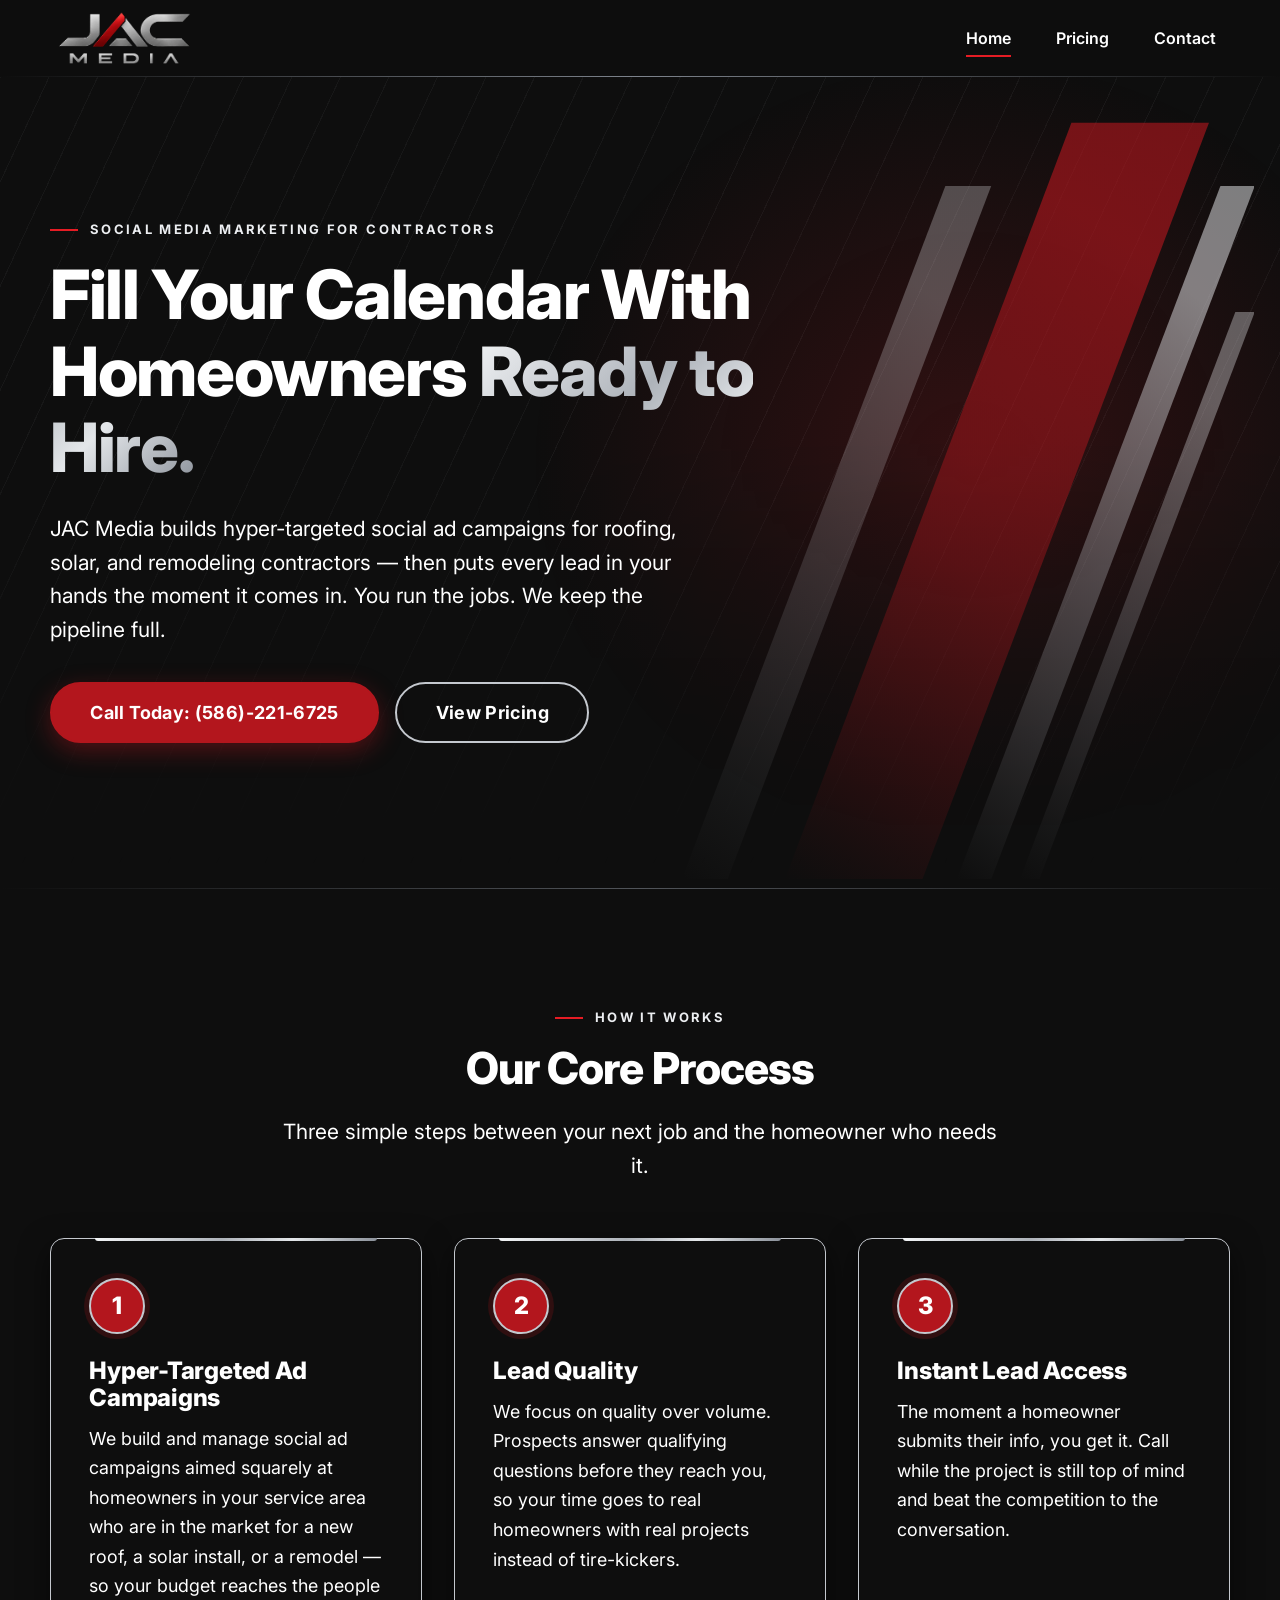
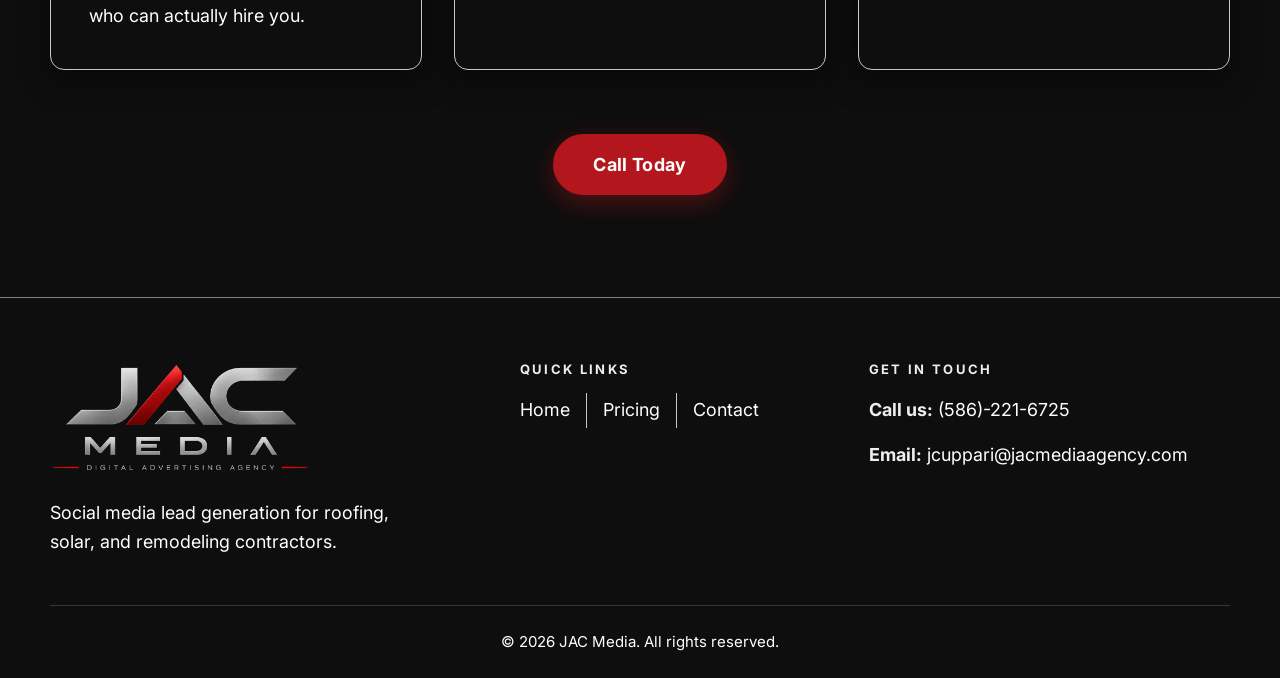
<file: index.html>
<!DOCTYPE html>
<html lang="en">
<head>
  <meta charset="UTF-8">
  <meta name="viewport" content="width=device-width, initial-scale=1">
  <title>JAC Media | Social Media Lead Generation for Home Improvement Contractors</title>
  <meta name="description" content="JAC Media runs hyper-targeted social media ad campaigns for roofing, solar, and remodeling contractors — delivering quality leads straight to your phone.">
  <meta name="theme-color" content="#0e0e0e">

  <!-- Favicon -->
  <link rel="icon" href="favicon.ico" sizes="48x48">
  <link rel="icon" type="image/png" sizes="32x32" href="favicon-32x32.png">
  <link rel="apple-touch-icon" href="apple-touch-icon.png">

  <link rel="preconnect" href="https://fonts.googleapis.com">
  <link rel="preconnect" href="https://fonts.gstatic.com" crossorigin>
  <link href="https://fonts.googleapis.com/css2?family=Inter:wght@400;500;600;700;800&display=swap" rel="stylesheet">
  <link rel="stylesheet" href="style.css">

<!-- Meta Pixel Code -->
<script>
!function(f,b,e,v,n,t,s)
{if(f.fbq)return;n=f.fbq=function(){n.callMethod?
n.callMethod.apply(n,arguments):n.queue.push(arguments)};
if(!f._fbq)f._fbq=n;n.push=n;n.loaded=!0;n.version='2.0';
n.queue=[];t=b.createElement(e);t.async=!0;
t.src=v;s=b.getElementsByTagName(e)[0];
s.parentNode.insertBefore(t,s)}(window, document,'script',
'https://connect.facebook.net/en_US/fbevents.js');
fbq('init', '1504518008404378');
fbq('track', 'PageView');
</script>
<noscript><img height="1" width="1" style="display:none"
src="https://www.facebook.com/tr?id=1504518008404378&ev=PageView&noscript=1"
/></noscript>
<!-- End Meta Pixel Code -->
</head>
<body>
  <a class="skip-link" href="#main">Skip to main content</a>

  <!-- ===== Navigation ===== -->
  <header class="site-header">
    <div class="container">
      <nav class="nav" aria-label="Main navigation">
        <a class="logo" href="index.html" aria-label="JAC Media — Home">
          <img src="images/logo-header.png" alt="JAC Media" width="700" height="258">
        </a>

        <div class="nav-links">
          <a href="index.html" aria-current="page">Home</a>
          <a href="pricing.html">Pricing</a>
          <a href="contact.html">Contact</a>
        </div>
      </nav>
    </div>
  </header>

  <main id="main">

    <!-- ===== Hero ===== -->
    <section class="hero">
      <div class="hero-art" aria-hidden="true">
        <svg viewBox="0 0 560 700" preserveAspectRatio="xMaxYMid meet" focusable="false">
          <defs>
            <linearGradient id="slash-red" x1="0" y1="1" x2="0.35" y2="0">
              <stop offset="0" stop-color="#B3161D" stop-opacity="0"/>
              <stop offset="0.5" stop-color="#B3161D" stop-opacity="0.38"/>
              <stop offset="1" stop-color="#B3161D" stop-opacity="0.62"/>
            </linearGradient>
            <linearGradient id="slash-silver" x1="0" y1="1" x2="0.35" y2="0">
              <stop offset="0" stop-color="#C4C8CE" stop-opacity="0"/>
              <stop offset="0.5" stop-color="#C4C8CE" stop-opacity="0.28"/>
              <stop offset="1" stop-color="#ECEEF1" stop-opacity="0.5"/>
            </linearGradient>
          </defs>
          <!-- thick red slash -->
          <polygon points="150,700 270,700 520,40 400,40" fill="url(#slash-red)"/>
          <!-- silver slashes -->
          <polygon points="300,700 330,700 560,95 530,95" fill="url(#slash-silver)"/>
          <polygon points="355,700 372,700 560,205 543,205" fill="url(#slash-silver)" opacity="0.7"/>
          <polygon points="60,700 100,700 330,95 290,95" fill="url(#slash-silver)" opacity="0.55"/>
        </svg>
      </div>
      <div class="container hero-inner">
        <span class="eyebrow">Social Media Marketing for Contractors</span>
        <h1>Fill Your Calendar With Homeowners <span class="text-silver">Ready to Hire.</span></h1>
        <p class="lead hero-sub">
          JAC Media builds hyper-targeted social ad campaigns for roofing, solar, and remodeling
          contractors — then puts every lead in your hands the moment it comes in. You run the jobs.
          We keep the pipeline full.
        </p>
        <div class="flex-row hero-actions">
          <a class="btn btn-primary btn-lg" href="tel:+15862216725">Call Today: (586)-221-6725</a>
          <a class="btn btn-outline btn-lg" href="pricing.html">View Pricing</a>
        </div>
      </div>
    </section>

    <hr class="divider">

    <!-- ===== Our Core Process ===== -->
    <section class="section" id="process">
      <div class="container">
        <div class="section-head center">
          <span class="eyebrow">How It Works</span>
          <h2>Our Core Process</h2>
          <p class="lead">Three simple steps between your next job and the homeowner who needs it.</p>
        </div>

        <div class="grid grid-3">
          <article class="card">
            <div class="step-number" aria-hidden="true">1</div>
            <h3>Hyper-Targeted Ad Campaigns</h3>
            <p>
              We build and manage social ad campaigns aimed squarely at homeowners in your service
              area who are in the market for a new roof, a solar install, or a remodel — so your
              budget reaches the people who can actually hire you.
            </p>
          </article>

          <article class="card">
            <div class="step-number" aria-hidden="true">2</div>
            <h3>Lead Quality</h3>
            <p>
              We focus on quality over volume. Prospects answer qualifying questions before they
              reach you, so your time goes to real homeowners with real projects instead of
              tire-kickers.
            </p>
          </article>

          <article class="card">
            <div class="step-number" aria-hidden="true">3</div>
            <h3>Instant Lead Access</h3>
            <p>
              The moment a homeowner submits their info, you get it. Call while the project is
              still top of mind and beat the competition to the conversation.
            </p>
          </article>
        </div>

        <div class="text-center process-cta">
          <a class="btn btn-primary btn-lg" href="tel:+15862216725">Call Today</a>
        </div>
      </div>
    </section>

  </main>

  <!-- ===== Footer ===== -->
  <footer class="site-footer">
    <div class="container">
      <div class="footer-grid">
        <div class="footer-brand">
          <a class="logo logo-footer" href="index.html" aria-label="JAC Media — Home">
            <img src="images/logo-full.png" alt="JAC Media — Digital Advertising Agency" width="900" height="384">
          </a>
          <p class="footer-blurb">
            Social media lead generation for roofing, solar, and remodeling contractors.
          </p>
        </div>

        <div>
          <h2 class="footer-title">Quick Links</h2>
          <ul class="footer-links">
            <li><a href="index.html">Home</a></li>
            <li><a href="pricing.html">Pricing</a></li>
            <li><a href="contact.html">Contact</a></li>
          </ul>
        </div>

        <div>
          <h2 class="footer-title">Get In Touch</h2>
          <ul class="footer-contact">
            <li><strong>Call us:</strong> <a href="tel:+15862216725">(586)-221-6725</a></li>
            <li><strong>Email:</strong> <a href="mailto:jcuppari@jacmediaagency.com">jcuppari@jacmediaagency.com</a></li>
          </ul>
        </div>
      </div>

      <div class="footer-bottom">
        <p>&copy; 2026 JAC Media. All rights reserved.</p>
      </div>
    </div>
  </footer>
</body>
</html>
</file>
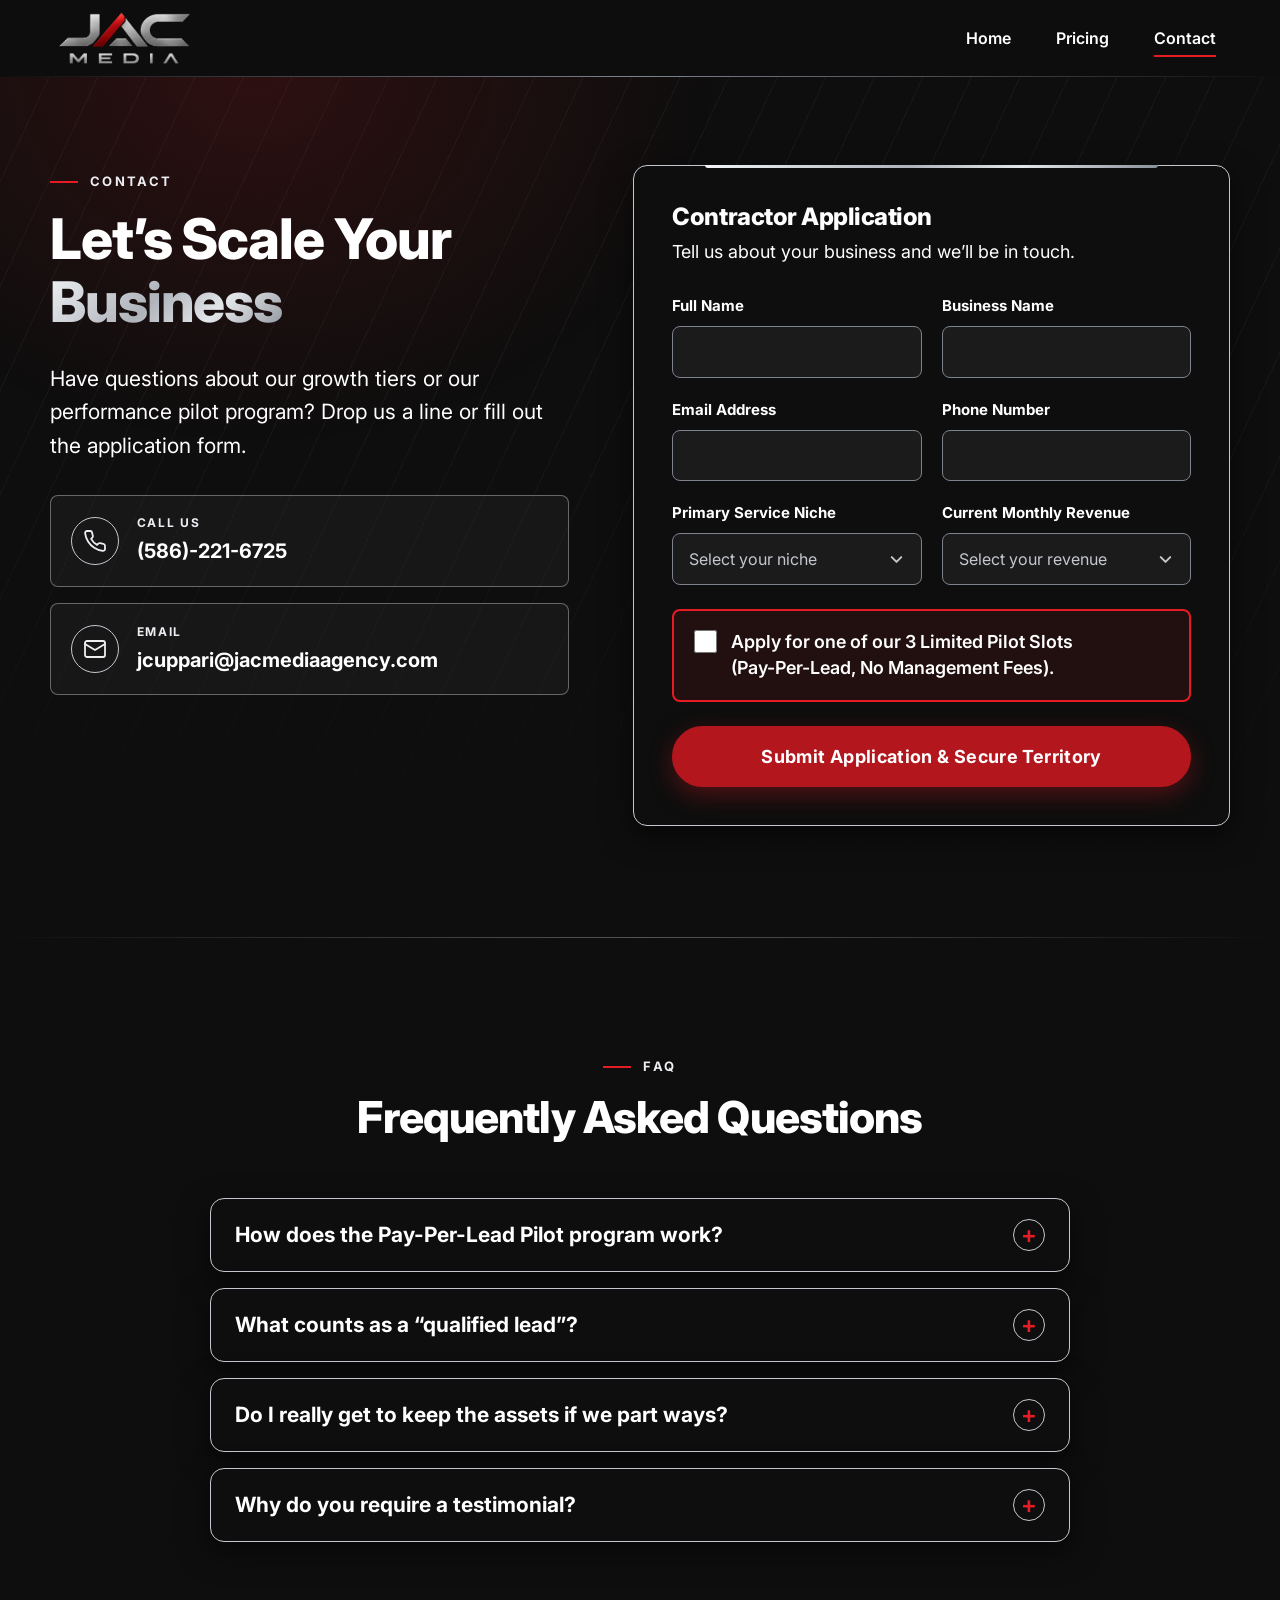
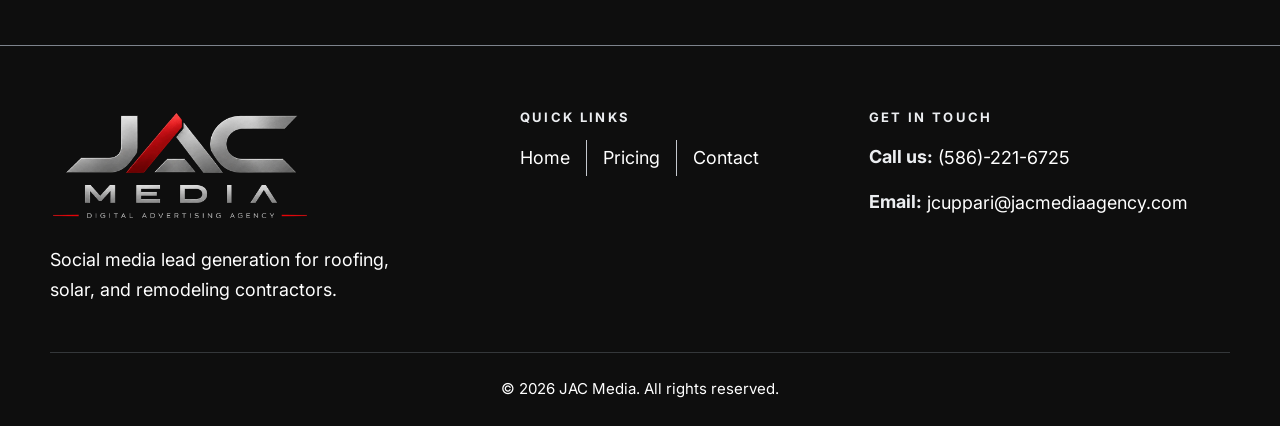
<file: contact.html>
<!DOCTYPE html>
<html lang="en">
<head>
  <meta charset="UTF-8">
  <meta name="viewport" content="width=device-width, initial-scale=1">
  <title>Contact | JAC Media — Apply for a Pilot Slot or Growth Package</title>
  <meta name="description" content="Contact JAC Media or apply online. Questions about our growth tiers or pay-per-lead performance pilot for roofing, solar, and remodeling contractors? Reach out today.">
  <meta name="theme-color" content="#0e0e0e">

  <!-- Favicon -->
  <link rel="icon" href="favicon.ico" sizes="48x48">
  <link rel="icon" type="image/png" sizes="32x32" href="favicon-32x32.png">
  <link rel="apple-touch-icon" href="apple-touch-icon.png">

  <link rel="preconnect" href="https://fonts.googleapis.com">
  <link rel="preconnect" href="https://fonts.gstatic.com" crossorigin>
  <link href="https://fonts.googleapis.com/css2?family=Inter:wght@400;500;600;700;800&display=swap" rel="stylesheet">
  <link rel="stylesheet" href="style.css">

<!-- Meta Pixel Code -->
<script>
!function(f,b,e,v,n,t,s)
{if(f.fbq)return;n=f.fbq=function(){n.callMethod?
n.callMethod.apply(n,arguments):n.queue.push(arguments)};
if(!f._fbq)f._fbq=n;n.push=n;n.loaded=!0;n.version='2.0';
n.queue=[];t=b.createElement(e);t.async=!0;
t.src=v;s=b.getElementsByTagName(e)[0];
s.parentNode.insertBefore(t,s)}(window, document,'script',
'https://connect.facebook.net/en_US/fbevents.js');
fbq('init', '1504518008404378');
fbq('track', 'PageView');
</script>
<noscript><img height="1" width="1" style="display:none"
src="https://www.facebook.com/tr?id=1504518008404378&ev=PageView&noscript=1"
/></noscript>
<!-- End Meta Pixel Code -->
</head>
<body>
  <a class="skip-link" href="#main">Skip to main content</a>

  <!-- ===== Navigation ===== -->
  <header class="site-header">
    <div class="container">
      <nav class="nav" aria-label="Main navigation">
        <a class="logo" href="index.html" aria-label="JAC Media — Home">
          <img src="images/logo-header.png" alt="JAC Media" width="700" height="258">
        </a>

        <div class="nav-links">
          <a href="index.html">Home</a>
          <a href="pricing.html">Pricing</a>
          <a href="contact.html" aria-current="page">Contact</a>
        </div>
      </nav>
    </div>
  </header>

  <main id="main">

    <!-- ===== Contact info + application form ===== -->
    <section class="section contact-section">
      <div class="container">
        <div class="contact-grid">

          <!-- Left column: direct contact info -->
          <div class="contact-info">
            <span class="eyebrow">Contact</span>
            <h1>Let&rsquo;s Scale Your <span class="text-silver">Business</span></h1>
            <p class="lead">
              Have questions about our growth tiers or our performance pilot program? Drop us a line or fill out the application form.
            </p>

            <ul class="contact-details">
              <li>
                <span class="contact-icon" aria-hidden="true">
                  <svg viewBox="0 0 24 24" width="24" height="24" fill="none" stroke="currentColor" stroke-width="1.8" stroke-linecap="round" stroke-linejoin="round"><path d="M22 16.9v3a2 2 0 0 1-2.2 2 19.8 19.8 0 0 1-8.6-3.1 19.5 19.5 0 0 1-6-6A19.8 19.8 0 0 1 2.1 4.2 2 2 0 0 1 4.1 2h3a2 2 0 0 1 2 1.7c.1 1 .4 1.9.7 2.8a2 2 0 0 1-.5 2.1L8.1 9.9a16 16 0 0 0 6 6l1.3-1.3a2 2 0 0 1 2.1-.4c.9.3 1.8.6 2.8.7a2 2 0 0 1 1.7 2z"/></svg>
                </span>
                <div>
                  <span class="contact-label">Call us</span>
                  <a class="contact-value" href="tel:+15862216725">(586)-221-6725</a>
                </div>
              </li>
              <li>
                <span class="contact-icon" aria-hidden="true">
                  <svg viewBox="0 0 24 24" width="24" height="24" fill="none" stroke="currentColor" stroke-width="1.8" stroke-linecap="round" stroke-linejoin="round"><rect x="2" y="4" width="20" height="16" rx="2"/><path d="m22 7-10 6L2 7"/></svg>
                </span>
                <div>
                  <span class="contact-label">Email</span>
                  <a class="contact-value" href="mailto:jcuppari@jacmediaagency.com">jcuppari@jacmediaagency.com</a>
                </div>
              </li>
            </ul>
          </div>

          <!-- Right column: contractor qualification form (Web3Forms) -->
          <div class="card static form-card">
            <h2 class="form-title">Contractor Application</h2>
            <p class="form-intro">Tell us about your business and we&rsquo;ll be in touch.</p>

            <form action="https://api.web3forms.com/submit" method="POST">
              <!-- Web3Forms configuration -->
              <input type="hidden" name="access_key" value="78a5eb38-58a9-4048-baf4-e74b96edb81e">
              <input type="hidden" name="subject" value="New JAC Media Contractor Application">
              <!-- Honeypot: hidden from people, bots fill it in and get discarded -->
              <input type="checkbox" name="botcheck" class="honeypot" tabindex="-1" autocomplete="off" aria-hidden="true">

              <div class="form-grid">
                <div class="field">
                  <label for="full-name">Full Name</label>
                  <input type="text" id="full-name" name="name" autocomplete="name" required>
                </div>

                <div class="field">
                  <label for="business-name">Business Name</label>
                  <input type="text" id="business-name" name="business_name" autocomplete="organization" required>
                </div>

                <div class="field">
                  <label for="email">Email Address</label>
                  <input type="email" id="email" name="email" autocomplete="email" required>
                </div>

                <div class="field">
                  <label for="phone">Phone Number</label>
                  <input type="tel" id="phone" name="phone" autocomplete="tel" required>
                </div>

                <div class="field">
                  <label for="niche">Primary Service Niche</label>
                  <select id="niche" name="primary_service_niche" required>
                    <option value="" disabled selected>Select your niche</option>
                    <option>Roofing</option>
                    <option>Solar</option>
                    <option>Remodeling</option>
                    <option>Multi-Service Contractor</option>
                  </select>
                </div>

                <div class="field">
                  <label for="revenue">Current Monthly Revenue</label>
                  <select id="revenue" name="current_monthly_revenue" required>
                    <option value="" disabled selected>Select your revenue</option>
                    <option>Under $25k</option>
                    <option>$25k - $50k</option>
                    <option>$50k - $100k</option>
                    <option>$100k+</option>
                  </select>
                </div>
              </div>

              <label class="pilot-check" for="pilot-slot">
                <input type="checkbox" id="pilot-slot" name="pilot_slot_application" value="Yes">
                <span>Apply for one of our 3 Limited Pilot Slots (<span class="nowrap">Pay-Per-Lead</span>, No Management Fees).</span>
              </label>

              <button type="submit" class="btn btn-primary btn-lg form-submit">Submit Application &amp; Secure Territory</button>

              <p class="form-error" role="alert" hidden>
                Something went wrong sending your application. Please try again, or call
                <a href="tel:+15862216725">(586)-221-6725</a> or email
                <a href="mailto:jcuppari@jacmediaagency.com">jcuppari@jacmediaagency.com</a>.
              </p>
            </form>
          </div>

        </div>
      </div>
    </section>

    <hr class="divider">

    <!-- ===== FAQ ===== -->
    <section class="section faq" id="faq" aria-labelledby="faq-title">
      <div class="container">
        <div class="section-head center">
          <span class="eyebrow">FAQ</span>
          <h2 id="faq-title">Frequently Asked Questions</h2>
        </div>

        <div class="faq-list">
          <details>
            <summary>How does the Pay-Per-Lead Pilot program work?</summary>
            <p>We handle 100% of your campaign builds, ad creative creation, and targeting. You only pay a flat $75 per qualified lead we generate during the 30-day window. You maintain total control over your ad spend.</p>
          </details>

          <details>
            <summary>What counts as a &ldquo;qualified lead&rdquo;?</summary>
            <p>We build strict custom lead-filtering forms. A qualified lead means a homeowner in your service area who has explicitly requested an estimate for your service and provided verified contact info.</p>
          </details>

          <details>
            <summary>Do I really get to keep the assets if we part ways?</summary>
            <p>Yes. If you decide not to transition to a growth tier after 30 days, all the ad accounts, custom forms, and ad graphics remain yours to use forever.</p>
          </details>

          <details>
            <summary>Why do you require a testimonial?</summary>
            <p>As a performance-driven agency, your localized data and feedback help us refine regional ad strategies. We trade our premium management services for your honest video or written review.</p>
          </details>
        </div>
      </div>
    </section>

  </main>

  <!-- ===== Footer ===== -->
  <footer class="site-footer">
    <div class="container">
      <div class="footer-grid">
        <div class="footer-brand">
          <a class="logo logo-footer" href="index.html" aria-label="JAC Media — Home">
            <img src="images/logo-full.png" alt="JAC Media — Digital Advertising Agency" width="900" height="384">
          </a>
          <p class="footer-blurb">
            Social media lead generation for roofing, solar, and remodeling contractors.
          </p>
        </div>

        <div>
          <h2 class="footer-title">Quick Links</h2>
          <ul class="footer-links">
            <li><a href="index.html">Home</a></li>
            <li><a href="pricing.html">Pricing</a></li>
            <li><a href="contact.html">Contact</a></li>
          </ul>
        </div>

        <div>
          <h2 class="footer-title">Get In Touch</h2>
          <ul class="footer-contact">
            <li><strong>Call us:</strong> <a href="tel:+15862216725">(586)-221-6725</a></li>
            <li><strong>Email:</strong> <a href="mailto:jcuppari@jacmediaagency.com">jcuppari@jacmediaagency.com</a></li>
          </ul>
        </div>
      </div>

      <div class="footer-bottom">
        <p>&copy; 2026 JAC Media. All rights reserved.</p>
      </div>
    </div>
  </footer>

  <!-- Sends the application to Web3Forms in the background, then shows the thank-you page.
       Without JavaScript the form still posts normally to Web3Forms. -->
  <script>
    (function () {
      var form = document.querySelector('.form-card form');
      if (!form || !window.fetch) return;

      var button = form.querySelector('.form-submit');
      var error = form.querySelector('.form-error');
      var label = button.textContent;

      form.addEventListener('submit', function (event) {
        event.preventDefault();
        error.hidden = true;
        button.disabled = true;
        button.textContent = 'Sending…';

        fetch(form.action, {
          method: 'POST',
          headers: { Accept: 'application/json' },
          body: new FormData(form)
        })
          .then(function (response) {
            return response.json().then(function (data) {
              if (!response.ok || !data.success) throw new Error(data.message || 'Request failed');
            });
          })
          .then(function () {
            window.location.href = 'thank-you.html';
          })
          .catch(function () {
            error.hidden = false;
            button.disabled = false;
            button.textContent = label;
          });
      });
    })();
  </script>
</body>
</html>
</file>
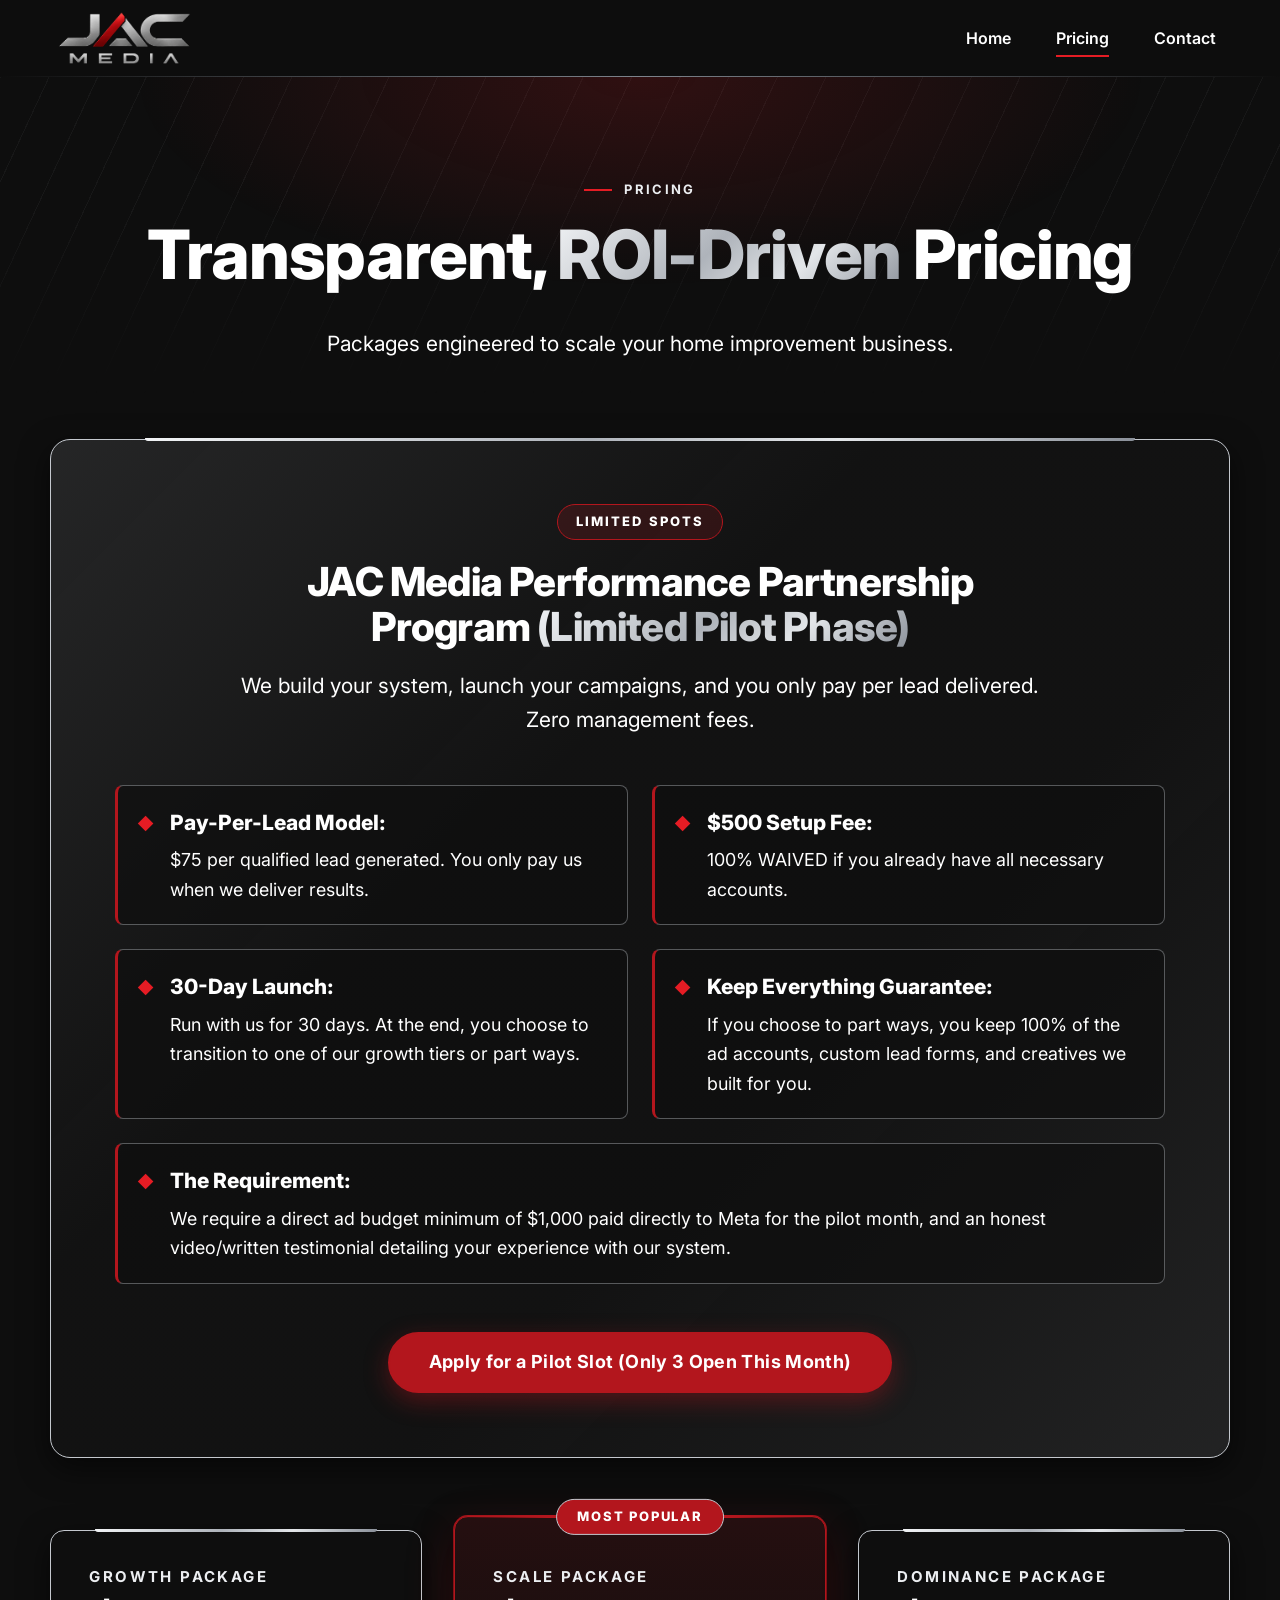
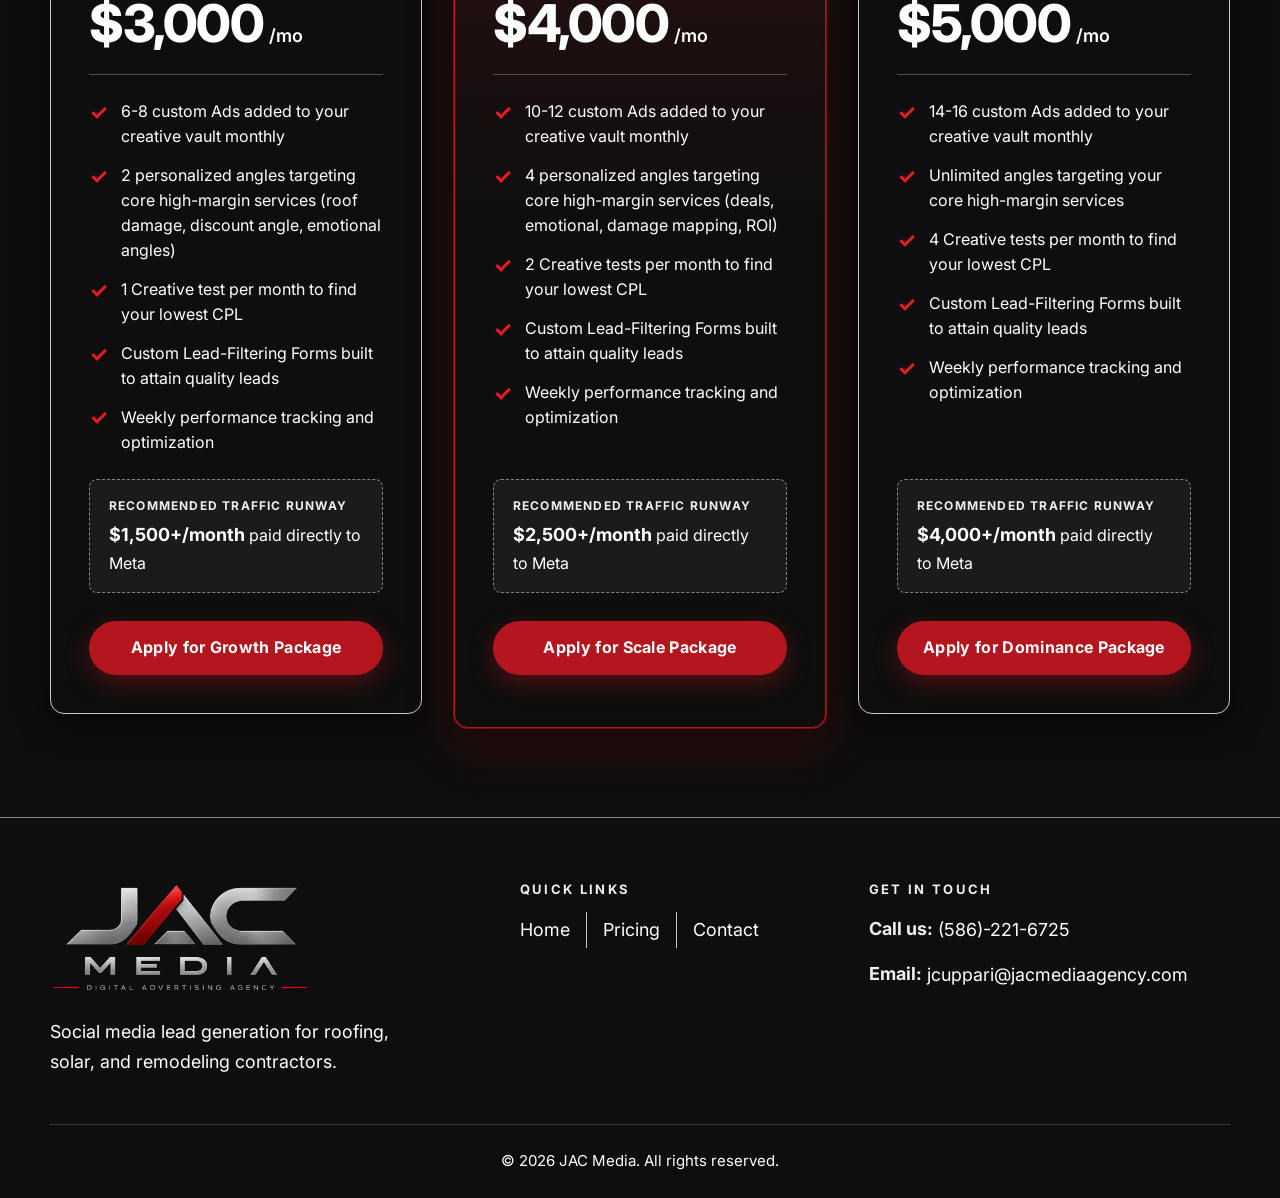
<file: pricing.html>
<!DOCTYPE html>
<html lang="en">
<head>
  <meta charset="UTF-8">
  <meta name="viewport" content="width=device-width, initial-scale=1">
  <title>Pricing | JAC Media — Social Media Lead Generation for Contractors</title>
  <meta name="description" content="Transparent, ROI-driven pricing from JAC Media. Social media ad packages for roofing, solar, and remodeling contractors, plus our limited pay-per-lead pilot program.">
  <meta name="theme-color" content="#0e0e0e">

  <!-- Favicon -->
  <link rel="icon" href="favicon.ico" sizes="48x48">
  <link rel="icon" type="image/png" sizes="32x32" href="favicon-32x32.png">
  <link rel="apple-touch-icon" href="apple-touch-icon.png">

  <link rel="preconnect" href="https://fonts.googleapis.com">
  <link rel="preconnect" href="https://fonts.gstatic.com" crossorigin>
  <link href="https://fonts.googleapis.com/css2?family=Inter:wght@400;500;600;700;800&display=swap" rel="stylesheet">
  <link rel="stylesheet" href="style.css">

<!-- Meta Pixel Code -->
<script>
!function(f,b,e,v,n,t,s)
{if(f.fbq)return;n=f.fbq=function(){n.callMethod?
n.callMethod.apply(n,arguments):n.queue.push(arguments)};
if(!f._fbq)f._fbq=n;n.push=n;n.loaded=!0;n.version='2.0';
n.queue=[];t=b.createElement(e);t.async=!0;
t.src=v;s=b.getElementsByTagName(e)[0];
s.parentNode.insertBefore(t,s)}(window, document,'script',
'https://connect.facebook.net/en_US/fbevents.js');
fbq('init', '1504518008404378');
fbq('track', 'PageView');
</script>
<noscript><img height="1" width="1" style="display:none"
src="https://www.facebook.com/tr?id=1504518008404378&ev=PageView&noscript=1"
/></noscript>
<!-- End Meta Pixel Code -->
</head>
<body>
  <a class="skip-link" href="#main">Skip to main content</a>

  <!-- ===== Navigation ===== -->
  <header class="site-header">
    <div class="container">
      <nav class="nav" aria-label="Main navigation">
        <a class="logo" href="index.html" aria-label="JAC Media — Home">
          <img src="images/logo-header.png" alt="JAC Media" width="700" height="258">
        </a>

        <div class="nav-links">
          <a href="index.html">Home</a>
          <a href="pricing.html" aria-current="page">Pricing</a>
          <a href="contact.html">Contact</a>
        </div>
      </nav>
    </div>
  </header>

  <main id="main">

    <!-- ===== Page Header ===== -->
    <section class="page-header">
      <div class="container">
        <span class="eyebrow">Pricing</span>
        <h1>Transparent, <span class="text-silver nowrap">ROI-Driven</span> Pricing</h1>
        <p class="lead page-sub">Packages engineered to scale your home improvement business.</p>
      </div>
    </section>

    <!-- ===== Exclusive Pilot Phase ===== -->
    <section class="section pilot-section" id="pilot" aria-labelledby="pilot-title">
      <div class="container">
        <div class="pilot">
          <div class="pilot-head">
            <span class="badge-limited">Limited Spots</span>
            <h2 id="pilot-title">JAC Media Performance Partnership Program <span class="text-silver">(Limited Pilot Phase)</span></h2>
            <p class="lead">We build your system, launch your campaigns, and you only pay per lead delivered. Zero management fees.</p>
          </div>

          <ul class="pilot-list">
            <li>
              <strong>Pay-Per-Lead Model:</strong>
              $75 per qualified lead generated. You only pay us when we deliver results.
            </li>
            <li>
              <strong>$500 Setup Fee:</strong>
              100% WAIVED if you already have all necessary accounts.
            </li>
            <li>
              <strong>30-Day Launch:</strong>
              Run with us for 30 days. At the end, you choose to transition to one of our growth tiers or part ways.
            </li>
            <li>
              <strong>Keep Everything Guarantee:</strong>
              If you choose to part ways, you keep 100% of the ad accounts, custom lead forms, and creatives we built for you.
            </li>
            <li class="pilot-wide">
              <strong>The Requirement:</strong>
              We require a direct ad budget minimum of $1,000 paid directly to Meta for the pilot month, and an honest video/written testimonial detailing your experience with our system.
            </li>
          </ul>

          <div class="pilot-cta">
            <a class="btn btn-primary btn-lg" href="contact.html">Apply for a Pilot Slot (Only 3 Open This Month)</a>
          </div>
        </div>
      </div>
    </section>

    <!-- ===== Pricing Tiers ===== -->
    <section class="section tiers" id="packages" aria-labelledby="packages-title">
      <div class="container">
        <h2 id="packages-title" class="visually-hidden">Monthly Packages</h2>

        <div class="grid grid-3 pricing-grid">

          <!-- Tier 1 -->
          <article class="card price-card">
            <h3 class="tier-name">Growth Package</h3>
            <p class="price"><span class="price-amount">$3,000</span><span class="price-term">/mo</span></p>

            <ul class="feature-list">
              <li>6-8 custom Ads added to your creative vault monthly</li>
              <li>2 personalized angles targeting core high-margin services (roof damage, discount angle, emotional angles)</li>
              <li>1 Creative test per month to find your lowest CPL</li>
              <li>Custom Lead-Filtering Forms built to attain quality leads</li>
              <li>Weekly performance tracking and optimization</li>
            </ul>

            <div class="runway">
              <span class="runway-label">Recommended Traffic Runway</span>
              <p class="runway-value"><strong>$1,500+/month</strong> paid directly to Meta</p>
            </div>

            <a class="btn btn-primary" href="contact.html">Apply for Growth Package</a>
          </article>

          <!-- Tier 2 — featured -->
          <article class="card price-card featured">
            <span class="badge-popular">Most Popular</span>
            <h3 class="tier-name">Scale Package</h3>
            <p class="price"><span class="price-amount">$4,000</span><span class="price-term">/mo</span></p>

            <ul class="feature-list">
              <li>10-12 custom Ads added to your creative vault monthly</li>
              <li>4 personalized angles targeting core high-margin services (deals, emotional, damage mapping, ROI)</li>
              <li>2 Creative tests per month to find your lowest CPL</li>
              <li>Custom Lead-Filtering Forms built to attain quality leads</li>
              <li>Weekly performance tracking and optimization</li>
            </ul>

            <div class="runway">
              <span class="runway-label">Recommended Traffic Runway</span>
              <p class="runway-value"><strong>$2,500+/month</strong> paid directly to Meta</p>
            </div>

            <a class="btn btn-primary" href="contact.html">Apply for Scale Package</a>
          </article>

          <!-- Tier 3 -->
          <article class="card price-card">
            <h3 class="tier-name">Dominance Package</h3>
            <p class="price"><span class="price-amount">$5,000</span><span class="price-term">/mo</span></p>

            <ul class="feature-list">
              <li>14-16 custom Ads added to your creative vault monthly</li>
              <li>Unlimited angles targeting your core high-margin services</li>
              <li>4 Creative tests per month to find your lowest CPL</li>
              <li>Custom Lead-Filtering Forms built to attain quality leads</li>
              <li>Weekly performance tracking and optimization</li>
            </ul>

            <div class="runway">
              <span class="runway-label">Recommended Traffic Runway</span>
              <p class="runway-value"><strong>$4,000+/month</strong> paid directly to Meta</p>
            </div>

            <a class="btn btn-primary" href="contact.html">Apply for Dominance Package</a>
          </article>

        </div>
      </div>
    </section>

  </main>

  <!-- ===== Footer ===== -->
  <footer class="site-footer">
    <div class="container">
      <div class="footer-grid">
        <div class="footer-brand">
          <a class="logo logo-footer" href="index.html" aria-label="JAC Media — Home">
            <img src="images/logo-full.png" alt="JAC Media — Digital Advertising Agency" width="900" height="384">
          </a>
          <p class="footer-blurb">
            Social media lead generation for roofing, solar, and remodeling contractors.
          </p>
        </div>

        <div>
          <h2 class="footer-title">Quick Links</h2>
          <ul class="footer-links">
            <li><a href="index.html">Home</a></li>
            <li><a href="pricing.html">Pricing</a></li>
            <li><a href="contact.html">Contact</a></li>
          </ul>
        </div>

        <div>
          <h2 class="footer-title">Get In Touch</h2>
          <ul class="footer-contact">
            <li><strong>Call us:</strong> <a href="tel:+15862216725">(586)-221-6725</a></li>
            <li><strong>Email:</strong> <a href="mailto:jcuppari@jacmediaagency.com">jcuppari@jacmediaagency.com</a></li>
          </ul>
        </div>
      </div>

      <div class="footer-bottom">
        <p>&copy; 2026 JAC Media. All rights reserved.</p>
      </div>
    </div>
  </footer>
</body>
</html>
</file>
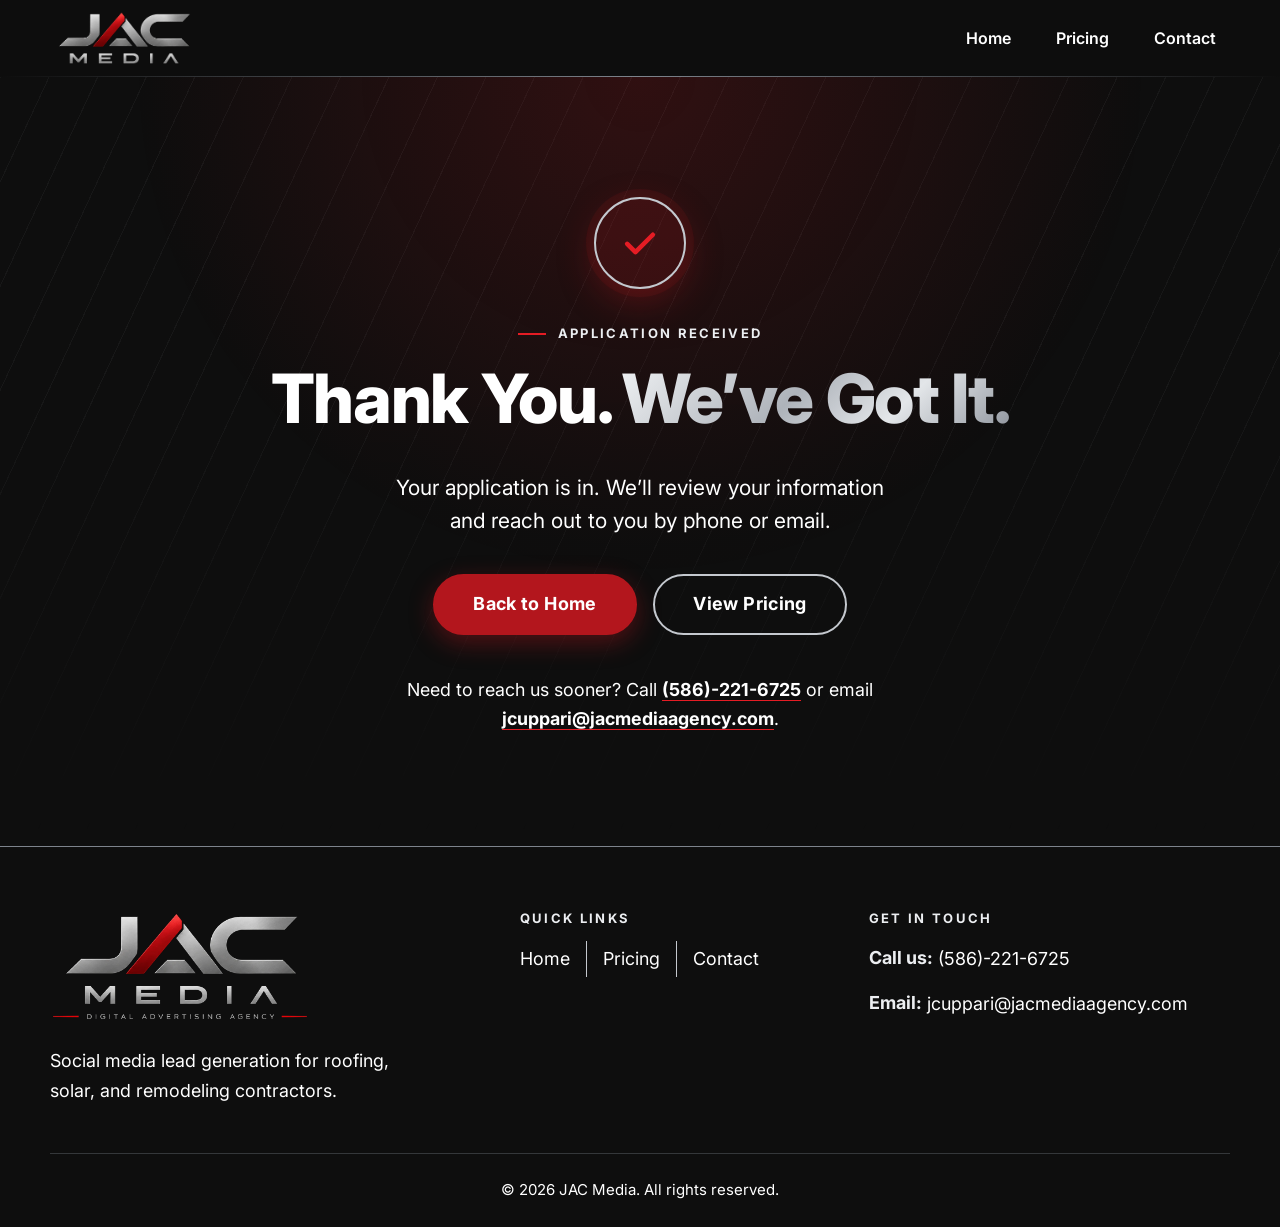
<file: thank-you.html>
<!DOCTYPE html>
<html lang="en">
<head>
  <meta charset="UTF-8">
  <meta name="viewport" content="width=device-width, initial-scale=1">
  <title>Application Received | JAC Media</title>
  <meta name="description" content="Thanks for applying to JAC Media. We'll review your application and reach out soon.">
  <meta name="robots" content="noindex">
  <meta name="theme-color" content="#0e0e0e">

  <!-- Favicon -->
  <link rel="icon" href="favicon.ico" sizes="48x48">
  <link rel="icon" type="image/png" sizes="32x32" href="favicon-32x32.png">
  <link rel="apple-touch-icon" href="apple-touch-icon.png">

  <link rel="preconnect" href="https://fonts.googleapis.com">
  <link rel="preconnect" href="https://fonts.gstatic.com" crossorigin>
  <link href="https://fonts.googleapis.com/css2?family=Inter:wght@400;500;600;700;800&display=swap" rel="stylesheet">
  <link rel="stylesheet" href="style.css">

<!-- Meta Pixel Code -->
<script>
!function(f,b,e,v,n,t,s)
{if(f.fbq)return;n=f.fbq=function(){n.callMethod?
n.callMethod.apply(n,arguments):n.queue.push(arguments)};
if(!f._fbq)f._fbq=n;n.push=n;n.loaded=!0;n.version='2.0';
n.queue=[];t=b.createElement(e);t.async=!0;
t.src=v;s=b.getElementsByTagName(e)[0];
s.parentNode.insertBefore(t,s)}(window, document,'script',
'https://connect.facebook.net/en_US/fbevents.js');
fbq('init', '1504518008404378');
fbq('track', 'PageView');
</script>
<noscript><img height="1" width="1" style="display:none"
src="https://www.facebook.com/tr?id=1504518008404378&ev=PageView&noscript=1"
/></noscript>
<!-- End Meta Pixel Code -->
</head>
<body>
  <a class="skip-link" href="#main">Skip to main content</a>

  <!-- ===== Navigation ===== -->
  <header class="site-header">
    <div class="container">
      <nav class="nav" aria-label="Main navigation">
        <a class="logo" href="index.html" aria-label="JAC Media — Home">
          <img src="images/logo-header.png" alt="JAC Media" width="700" height="258">
        </a>

        <div class="nav-links">
          <a href="index.html">Home</a>
          <a href="pricing.html">Pricing</a>
          <a href="contact.html">Contact</a>
        </div>
      </nav>
    </div>
  </header>

  <main id="main">

    <!-- ===== Confirmation ===== -->
    <section class="page-header thanks">
      <div class="container">
        <div class="thanks-icon" aria-hidden="true">
          <svg viewBox="0 0 24 24" width="44" height="44" fill="none" stroke="currentColor" stroke-width="2.5" stroke-linecap="round" stroke-linejoin="round"><path d="M5 12.5l4.5 4.5L19 7.5"/></svg>
        </div>
        <span class="eyebrow">Application Received</span>
        <h1>Thank You. <span class="text-silver">We&rsquo;ve Got It.</span></h1>
        <p class="lead page-sub">
          Your application is in. We&rsquo;ll review your information and reach out to you by phone or email.
        </p>

        <div class="flex-row center-row thanks-actions">
          <a class="btn btn-primary btn-lg" href="index.html">Back to Home</a>
          <a class="btn btn-outline btn-lg" href="pricing.html">View Pricing</a>
        </div>

        <p class="thanks-note">
          Need to reach us sooner? Call <a class="nowrap" href="tel:+15862216725">(586)-221-6725</a>
          or email <a href="mailto:jcuppari@jacmediaagency.com">jcuppari@jacmediaagency.com</a>.
        </p>
      </div>
    </section>

  </main>

  <!-- ===== Footer ===== -->
  <footer class="site-footer">
    <div class="container">
      <div class="footer-grid">
        <div class="footer-brand">
          <a class="logo logo-footer" href="index.html" aria-label="JAC Media — Home">
            <img src="images/logo-full.png" alt="JAC Media — Digital Advertising Agency" width="900" height="384">
          </a>
          <p class="footer-blurb">
            Social media lead generation for roofing, solar, and remodeling contractors.
          </p>
        </div>

        <div>
          <h2 class="footer-title">Quick Links</h2>
          <ul class="footer-links">
            <li><a href="index.html">Home</a></li>
            <li><a href="pricing.html">Pricing</a></li>
            <li><a href="contact.html">Contact</a></li>
          </ul>
        </div>

        <div>
          <h2 class="footer-title">Get In Touch</h2>
          <ul class="footer-contact">
            <li><strong>Call us:</strong> <a href="tel:+15862216725">(586)-221-6725</a></li>
            <li><strong>Email:</strong> <a href="mailto:jcuppari@jacmediaagency.com">jcuppari@jacmediaagency.com</a></li>
          </ul>
        </div>
      </div>

      <div class="footer-bottom">
        <p>&copy; 2026 JAC Media. All rights reserved.</p>
      </div>
    </div>
  </footer>
</body>
</html>
</file>
<file: style.css>
/* ==========================================================================
   JAC Media — Global Stylesheet
   Shared by every page (index, pricing, contact). Edit the variables in
   :root to re-theme the whole site.
   ========================================================================== */

/* ---------- 1. Design tokens ---------- */
:root {
  /* Core palette */
  --black: #0e0e0e;            /* main background */
  --black-soft: #0e0e0e;       /* surfaces: cards, nav, footer */
  --black-elevated: #0e0e0e;   /* hover surfaces */
  --crimson: #e51c24;          /* secondary brand color */
  --crimson-bright: #e51c24;   /* hover / glow */
  --crimson-deep: #e51c24;     /* pressed / shadows */
  --red-button: #b3161d;       /* toned-down red for buttons & step circles */
  --red-button-hover: #c41a21;

  /* Metallic silver accents */
  --silver: #c4c8ce;
  --silver-light: #eceef1;
  --silver-dark: #7d838c;
  --silver-gradient: linear-gradient(135deg, #f2f4f6 0%, #aeb3ba 45%, #e3e6e9 70%, #8a9099 100%);

  /* Text — all main body copy is solid white */
  --text: #ffffff;
  --text-label: var(--silver-light); /* small labels / eyebrows only */

  /* Typography */
  --font-body: "Inter", "Segoe UI", system-ui, -apple-system, Roboto, Helvetica, Arial, sans-serif;
  --font-heading: "Inter", "Segoe UI", system-ui, -apple-system, Roboto, Helvetica, Arial, sans-serif;

  /* Fluid type scale */
  --fs-sm: 0.9375rem;
  --fs-base: clamp(1rem, 0.96rem + 0.2vw, 1.125rem);
  --fs-lg: clamp(1.125rem, 1.05rem + 0.4vw, 1.3125rem);
  --fs-h3: clamp(1.25rem, 1.15rem + 0.5vw, 1.5rem);
  --fs-h2: clamp(1.75rem, 1.4rem + 1.75vw, 2.75rem);
  --fs-h1: clamp(2.25rem, 1.5rem + 3.75vw, 4.25rem);

  /* Layout */
  --container: 1180px;
  --gutter: clamp(1.25rem, 4vw, 2rem);
  --section-pad: clamp(3.5rem, 8vw, 6.5rem);
  --nav-height: 76px;
  --radius: 14px;
  --radius-sm: 8px;

  /* Effects */
  --shadow-card: 0 10px 30px rgba(0, 0, 0, 0.55);
  --glow-red: 0 0 0 1px rgba(179, 22, 29, 0.5), 0 10px 32px rgba(179, 22, 29, 0.45);
  --transition: 180ms ease;
}

/* ---------- 2. Reset & base ---------- */
*,
*::before,
*::after {
  box-sizing: border-box;
}

html {
  scroll-behavior: smooth;
  -webkit-text-size-adjust: 100%;
}

body {
  margin: 0;
  min-height: 100vh;
  display: flex;
  flex-direction: column;
  background: var(--black);
  color: var(--text);
  font-family: var(--font-body);
  font-size: var(--fs-base);
  line-height: 1.65;
  -webkit-font-smoothing: antialiased;
  text-rendering: optimizeLegibility;
}

main {
  flex: 1 0 auto;
}

img,
svg {
  display: block;
  max-width: 100%;
}

a {
  color: var(--text);
  text-decoration: none;
}

p {
  margin: 0 0 1em;
}

ul {
  margin: 0;
  padding: 0;
  list-style: none;
}

:focus-visible {
  outline: 3px solid var(--silver-light);
  outline-offset: 3px;
  border-radius: 4px;
}

.skip-link {
  position: absolute;
  left: 1rem;
  top: -4rem;
  z-index: 200;
  padding: 0.75rem 1.25rem;
  background: var(--crimson);
  color: var(--text);
  font-weight: 700;
  border-radius: var(--radius-sm);
  transition: top var(--transition);
}

.skip-link:focus {
  top: 1rem;
}

/* ---------- 3. Typography ---------- */
h1,
h2,
h3,
h4 {
  margin: 0 0 0.5em;
  font-family: var(--font-heading);
  font-weight: 800;
  line-height: 1.12;
  letter-spacing: -0.02em;
  color: var(--text);
}

h1 { font-size: var(--fs-h1); }
h2 { font-size: var(--fs-h2); }
h3 { font-size: var(--fs-h3); letter-spacing: -0.01em; }

.lead {
  font-size: var(--fs-lg);
  line-height: 1.6;
}

.eyebrow {
  display: inline-block;
  margin-bottom: 1rem;
  font-size: 0.8125rem;
  font-weight: 700;
  letter-spacing: 0.18em;
  text-transform: uppercase;
  color: var(--text-label);
}

.eyebrow::before {
  content: "";
  display: inline-block;
  width: 28px;
  height: 2px;
  margin-right: 0.75rem;
  vertical-align: middle;
  background: var(--crimson-bright);
}

/* Metallic silver text for highlighted words */
.text-silver {
  background: var(--silver-gradient);
  -webkit-background-clip: text;
  background-clip: text;
  -webkit-text-fill-color: transparent;
  color: var(--silver);
}

.nowrap { white-space: nowrap; }

.text-crimson {
  color: var(--crimson-bright);
}

/* ---------- 4. Layout utilities ---------- */
.container {
  width: 100%;
  max-width: calc(var(--container) + var(--gutter) * 2);
  margin-inline: auto;
  padding-inline: var(--gutter);
}

.section {
  padding-block: var(--section-pad);
}

.section-head {
  max-width: 720px;
  margin-bottom: clamp(2rem, 5vw, 3.5rem);
}

.section-head.center {
  margin-inline: auto;
  text-align: center;
}

.text-center { text-align: center; }

.grid {
  display: grid;
  gap: clamp(1.25rem, 3vw, 2rem);
}

.grid-2 { grid-template-columns: repeat(2, 1fr); }
.grid-3 { grid-template-columns: repeat(3, 1fr); }

.flex-row {
  display: flex;
  flex-wrap: wrap;
  gap: 1rem;
  align-items: center;
}

.divider {
  height: 1px;
  border: 0;
  background: linear-gradient(90deg, transparent, var(--silver-dark), transparent);
  opacity: 0.6;
}

.visually-hidden {
  position: absolute !important;
  width: 1px;
  height: 1px;
  overflow: hidden;
  clip: rect(0 0 0 0);
  white-space: nowrap;
}

/* ---------- 5. Buttons ---------- */
.btn {
  display: inline-flex;
  align-items: center;
  justify-content: center;
  gap: 0.6rem;
  padding: 0.95rem 1.9rem;
  border: 2px solid transparent;
  border-radius: 999px;
  font-family: inherit;
  font-size: 1rem;
  font-weight: 700;
  line-height: 1.2;
  letter-spacing: 0.02em;
  text-align: center;
  cursor: pointer;
  transition: transform var(--transition), background var(--transition),
    box-shadow var(--transition), border-color var(--transition);
}

.btn:hover {
  transform: translateY(-2px);
}

.btn-primary {
  background: var(--red-button);
  color: var(--text);
  border-color: var(--red-button);
  box-shadow: 0 8px 24px rgba(179, 22, 29, 0.4);
}

.btn-primary:hover {
  background: var(--red-button-hover);
  border-color: var(--red-button-hover);
  box-shadow: var(--glow-red);
}

.btn-primary:active {
  background: var(--red-button);
  border-color: var(--red-button);
}

.btn-outline {
  background: transparent;
  color: var(--text);
  border-color: var(--silver);
}

.btn-outline:hover {
  background: rgba(196, 200, 206, 0.12);
  border-color: var(--silver-light);
}

.btn-lg {
  padding: 1.1rem 2.4rem;
  font-size: 1.125rem;
}

/* ---------- 6. Navigation ---------- */
.site-header {
  position: sticky;
  top: 0;
  z-index: 100;
  background: rgba(14, 14, 14, 0.92);
  -webkit-backdrop-filter: blur(12px);
  backdrop-filter: blur(12px);
  border-bottom: 1px solid transparent;
  border-image: linear-gradient(90deg, transparent, var(--silver-dark) 50%, transparent) 1;
}

.nav {
  display: flex;
  align-items: center;
  justify-content: space-between;
  gap: 1.5rem;
  min-height: var(--nav-height);
}

/* Logo — transparent PNGs in /images (logo-header.png = wordmark, logo-full.png = with tagline) */
.logo {
  display: inline-flex;
  align-items: center;
}

.logo img {
  height: 54px;
  width: auto;
}

.logo-footer img {
  height: auto;
  width: min(260px, 100%);
}

.nav-links {
  display: flex;
  align-items: center;
  gap: clamp(0.25rem, 1.5vw, 1rem);
}

.nav-links a {
  position: relative;
  padding: 0.6rem 0.9rem;
  font-size: 1rem;
  font-weight: 600;
  color: var(--text);
  border-radius: var(--radius-sm);
  transition: color var(--transition), background var(--transition);
}

.nav-links a::after {
  content: "";
  position: absolute;
  left: 0.9rem;
  right: 0.9rem;
  bottom: 0.25rem;
  height: 2px;
  background: var(--crimson-bright);
  transform: scaleX(0);
  transform-origin: left;
  transition: transform var(--transition);
}

.nav-links a:hover::after,
.nav-links a[aria-current="page"]::after {
  transform: scaleX(1);
}

.nav-links a:hover {
  background: rgba(196, 200, 206, 0.08);
}

/* Optional: give the Contact link button styling with class="nav-cta" */
.nav-links a.nav-cta {
  margin-left: 0.5rem;
  padding: 0.65rem 1.4rem;
  background: var(--red-button);
  border-radius: 999px;
}

.nav-links a.nav-cta::after { display: none; }
.nav-links a.nav-cta:hover { background: var(--red-button-hover); }

/* ---------- 7. Cards ---------- */
.card {
  position: relative;
  padding: clamp(1.75rem, 3vw, 2.5rem);
  background: linear-gradient(180deg, var(--black-elevated) 0%, var(--black-soft) 100%);
  border: 1.5px solid var(--silver);
  border-radius: var(--radius);
  box-shadow: var(--shadow-card);
  transition: transform var(--transition), border-color var(--transition),
    box-shadow var(--transition);
}

.card:hover {
  transform: translateY(-6px);
  border-color: var(--silver-light);
  box-shadow: var(--shadow-card), 0 0 28px rgba(196, 200, 206, 0.12);
}

/* Metallic top edge highlight */
.card::before {
  content: "";
  position: absolute;
  top: -1.5px;
  left: 12%;
  right: 12%;
  height: 3px;
  border-radius: 0 0 4px 4px;
  background: var(--silver-gradient);
}

.card p:last-child {
  margin-bottom: 0;
}

.step-number {
  display: grid;
  place-items: center;
  width: 56px;
  height: 56px;
  margin-bottom: 1.5rem;
  border-radius: 50%;
  background: var(--red-button);
  border: 2px solid var(--silver);
  box-shadow: 0 0 0 5px rgba(179, 22, 29, 0.2);
  font-size: 1.5rem;
  font-weight: 800;
  color: var(--text);
}

/* ---------- 7b. Hero ---------- */
.hero {
  position: relative;
  overflow: hidden;
  isolation: isolate;
  padding-block: clamp(4rem, 11vw, 8.5rem);
  background: var(--black);
}

/* Soft red glow + fine diagonal lines (same angle as the logo slash), fading out
   at the bottom so the section blends into the next one with no hard edge */
.hero::before {
  content: "";
  position: absolute;
  inset: 0;
  z-index: -2;
  background:
    radial-gradient(ellipse 48% 70% at 76% 48%, rgba(229, 28, 36, 0.17), transparent 72%),
    repeating-linear-gradient(115deg, rgba(196, 200, 206, 0.05) 0 1px, transparent 1px 44px);
  -webkit-mask-image: linear-gradient(to bottom, #000 45%, transparent 100%);
  mask-image: linear-gradient(to bottom, #000 45%, transparent 100%);
}

/* Slanted slash artwork on the right, echoing the logo */
.hero-art {
  position: absolute;
  inset: 0;
  z-index: -1;
  pointer-events: none;
}

.hero-art svg {
  position: absolute;
  top: 0;
  right: max(2%, calc((100vw - var(--container)) / 2 - 40px));
  height: 100%;
  width: auto;
  max-width: 55%;
}

.hero-inner {
  position: relative;
  z-index: 1;
}

.hero h1 {
  max-width: 16ch;
  margin-bottom: 0.4em;
}

.hero-sub {
  max-width: 640px;
  margin-bottom: 2.25rem;
}

.process-cta {
  margin-top: clamp(2.5rem, 6vw, 4rem);
}

/* ---------- 7c. Inner page header ---------- */
.page-header {
  position: relative;
  overflow: hidden;
  isolation: isolate;
  padding-block: clamp(3.5rem, 8vw, 6rem) clamp(1.5rem, 4vw, 2.5rem);
  text-align: center;
}

.page-header::before {
  content: "";
  position: absolute;
  inset: 0;
  z-index: -1;
  background:
    radial-gradient(ellipse 55% 90% at 50% 0%, rgba(229, 28, 36, 0.16), transparent 72%),
    repeating-linear-gradient(115deg, rgba(196, 200, 206, 0.05) 0 1px, transparent 1px 44px);
  -webkit-mask-image: linear-gradient(to bottom, #000 40%, transparent 100%);
  mask-image: linear-gradient(to bottom, #000 40%, transparent 100%);
}

.page-header h1 {
  max-width: 28ch;
  margin-inline: auto;
  text-wrap: balance;
}

.page-sub {
  max-width: 680px;
  margin: 0 auto;
  text-wrap: balance;
}

/* ---------- 7d. Pricing ---------- */
/* Packages sit below the pilot offer; extra top room for the featured card's badge */
.tiers {
  padding-top: clamp(3rem, 6vw, 4.5rem);
}

.pricing-grid {
  align-items: stretch;
}

.price-card {
  display: flex;
  flex-direction: column;
}

.tier-name {
  margin-bottom: 0.75rem;
  font-size: 0.9375rem;
  font-weight: 700;
  letter-spacing: 0.16em;
  text-transform: uppercase;
  color: var(--text-label);
}

.price {
  display: flex;
  align-items: baseline;
  gap: 0.35rem;
  margin: 0 0 1.5rem;
  padding-bottom: 1.5rem;
  border-bottom: 1px solid rgba(196, 200, 206, 0.35);
}

.price-amount {
  font-size: clamp(2.5rem, 2rem + 2vw, 3.25rem);
  font-weight: 800;
  line-height: 1;
  letter-spacing: -0.03em;
}

.price-term {
  font-size: 1.125rem;
  font-weight: 600;
}

.feature-list {
  margin-bottom: 1.5rem;
}

.feature-list li {
  position: relative;
  padding-left: 2rem;
  font-size: 1rem;
  line-height: 1.55;
}

.feature-list li + li {
  margin-top: 0.9rem;
}

/* Red check mark */
.feature-list li::before {
  content: "";
  position: absolute;
  left: 0.35rem;
  top: 0.28em;
  width: 0.5rem;
  height: 0.9rem;
  border: solid var(--crimson);
  border-width: 0 3px 3px 0;
  transform: rotate(45deg);
}

.runway {
  margin-top: auto;
  margin-bottom: 1.75rem;
  padding: 1rem 1.15rem;
  background: rgba(196, 200, 206, 0.07);
  border: 1px dashed var(--silver-dark);
  border-radius: var(--radius-sm);
}

.runway-label {
  display: block;
  margin-bottom: 0.3rem;
  font-size: 0.75rem;
  font-weight: 700;
  letter-spacing: 0.1em;
  text-transform: uppercase;
  color: var(--text-label);
}

.runway-value {
  margin: 0;
  font-size: 1rem;
}

.runway-value strong {
  font-size: 1.125rem;
}

.price-card .btn {
  width: 100%;
  padding-inline: 1rem;
}

/* Featured tier */
.price-card.featured {
  border-color: var(--red-button);
  background:
    linear-gradient(180deg, rgba(179, 22, 29, 0.14) 0%, rgba(14, 14, 14, 0) 38%),
    var(--black-soft);
  box-shadow: var(--shadow-card), 0 0 0 1px var(--red-button), 0 18px 48px rgba(179, 22, 29, 0.28);
}

.price-card.featured::before {
  background: linear-gradient(90deg, transparent, var(--red-button) 25%, var(--red-button) 75%, transparent);
  left: 0;
  right: 0;
  border-radius: var(--radius) var(--radius) 0 0;
}

.price-card.featured:hover {
  border-color: var(--red-button-hover);
  box-shadow: var(--shadow-card), 0 0 0 1px var(--red-button-hover), 0 22px 56px rgba(179, 22, 29, 0.38);
}

.badge-popular {
  position: absolute;
  top: 0;
  left: 50%;
  transform: translate(-50%, -50%);
  padding: 0.4rem 1.25rem;
  background: var(--red-button);
  border: 1.5px solid var(--silver);
  border-radius: 999px;
  font-size: 0.8125rem;
  font-weight: 800;
  letter-spacing: 0.14em;
  text-transform: uppercase;
  white-space: nowrap;
}

/* Featured card stands taller than its neighbours; bottoms stay aligned */
@media (min-width: 901px) {
  .price-card.featured {
    margin-block: -14px;
    padding-block: calc(clamp(1.75rem, 3vw, 2.5rem) + 14px);
  }
}

/* ---------- 7e. Pilot program ---------- */
/* Pilot offer leads the page, directly under the header */
.pilot-section {
  padding-top: clamp(1.5rem, 3vw, 2.5rem);
  padding-bottom: 0;
}

.pilot {
  position: relative;
  padding: clamp(2rem, 5vw, 4rem);
  background:
    linear-gradient(135deg, rgba(196, 200, 206, 0.13) 0%, rgba(196, 200, 206, 0.02) 38%, rgba(196, 200, 206, 0.02) 62%, rgba(196, 200, 206, 0.11) 100%),
    var(--black-soft);
  border: 1.5px solid var(--silver);
  border-radius: calc(var(--radius) + 6px);
  box-shadow: var(--shadow-card);
}

/* Metallic top edge */
.pilot::before {
  content: "";
  position: absolute;
  top: -1.5px;
  left: 8%;
  right: 8%;
  height: 3px;
  border-radius: 0 0 4px 4px;
  background: var(--silver-gradient);
}

.pilot-head {
  max-width: 820px;
  margin: 0 auto clamp(1.75rem, 4vw, 3rem);
  text-align: center;
}

.badge-limited {
  display: inline-block;
  margin-bottom: 1.25rem;
  padding: 0.4rem 1.1rem;
  background: rgba(179, 22, 29, 0.18);
  border: 1.5px solid var(--red-button);
  border-radius: 999px;
  font-size: 0.8125rem;
  font-weight: 800;
  letter-spacing: 0.16em;
  text-transform: uppercase;
}

.pilot-head h2 {
  font-size: clamp(1.625rem, 1.25rem + 1.75vw, 2.5rem);
}

.pilot-head .lead {
  margin: 0;
}

.pilot-list {
  display: grid;
  grid-template-columns: repeat(2, 1fr);
  gap: clamp(1rem, 2vw, 1.5rem);
}

.pilot-list li {
  position: relative;
  padding: 1.25rem 1.5rem 1.25rem 3.25rem;
  background: rgba(14, 14, 14, 0.65);
  border: 1px solid rgba(196, 200, 206, 0.4);
  border-left: 3px solid var(--red-button);
  border-radius: var(--radius-sm);
}

/* Red diamond bullet */
.pilot-list li::before {
  content: "";
  position: absolute;
  left: 1.4rem;
  top: 2rem;
  width: 0.7rem;
  height: 0.7rem;
  background: var(--crimson);
  transform: rotate(45deg);
}

.pilot-list strong {
  display: block;
  margin-bottom: 0.3rem;
  font-size: var(--fs-lg);
  font-weight: 800;
}

.pilot-wide {
  grid-column: 1 / -1;
}

.pilot-cta {
  margin-top: clamp(2rem, 4vw, 3rem);
  text-align: center;
}

/* ---------- 7f. Contact page ---------- */
.contact-section {
  position: relative;
  overflow: hidden;
  isolation: isolate;
  padding-top: clamp(3rem, 7vw, 5.5rem);
}

.contact-section::before {
  content: "";
  position: absolute;
  inset: 0;
  z-index: -1;
  background:
    radial-gradient(ellipse 50% 60% at 20% 0%, rgba(229, 28, 36, 0.15), transparent 72%),
    repeating-linear-gradient(115deg, rgba(196, 200, 206, 0.05) 0 1px, transparent 1px 44px);
  -webkit-mask-image: linear-gradient(to bottom, #000 35%, transparent 100%);
  mask-image: linear-gradient(to bottom, #000 35%, transparent 100%);
}

.contact-grid {
  display: grid;
  grid-template-columns: 1fr 1.15fr;
  gap: clamp(2rem, 5vw, 4.5rem);
  align-items: start;
}

.contact-info h1 {
  font-size: clamp(2.25rem, 1.6rem + 3vw, 3.5rem);
}

.contact-info .lead {
  max-width: 520px;
  margin-bottom: 2rem;
}

.contact-details {
  display: grid;
  gap: 1rem;
  max-width: 520px;
}

.contact-details li {
  display: flex;
  align-items: center;
  gap: 1.1rem;
  padding: 1.1rem 1.25rem;
  background: rgba(196, 200, 206, 0.05);
  border: 1px solid rgba(196, 200, 206, 0.45);
  border-radius: var(--radius-sm);
}

.contact-icon {
  display: grid;
  place-items: center;
  flex: none;
  width: 48px;
  height: 48px;
  border: 1.5px solid var(--silver);
  border-radius: 50%;
  color: var(--silver-light);
}

.contact-label {
  display: block;
  margin-bottom: 0.15rem;
  font-size: 0.75rem;
  font-weight: 700;
  letter-spacing: 0.14em;
  text-transform: uppercase;
  color: var(--text-label);
}

.contact-value {
  font-size: clamp(1rem, 0.92rem + 0.45vw, 1.25rem);
  font-weight: 700;
  overflow-wrap: anywhere;
}

a.contact-value {
  border-bottom: 1px solid transparent;
  transition: border-color var(--transition);
}

a.contact-value:hover {
  border-bottom-color: var(--crimson-bright);
}

/* Form card */
.card.static:hover {
  transform: none;
  border-color: var(--silver);
  box-shadow: var(--shadow-card);
}

.form-title {
  margin-bottom: 0.35rem;
  font-size: var(--fs-h3);
}

.form-intro {
  margin-bottom: 1.75rem;
}

.form-grid {
  display: grid;
  grid-template-columns: repeat(auto-fit, minmax(220px, 1fr));
  gap: 1.25rem;
}

.field label {
  display: block;
  margin-bottom: 0.45rem;
  font-size: 0.9375rem;
  font-weight: 700;
}

.field input,
.field select {
  width: 100%;
  padding: 0.85rem 1rem;
  background-color: rgba(196, 200, 206, 0.07);
  border: 1.5px solid var(--silver-dark);
  border-radius: var(--radius-sm);
  font-family: inherit;
  font-size: 1rem;
  line-height: 1.4;
  color: var(--text);
  transition: border-color var(--transition), box-shadow var(--transition),
    background-color var(--transition);
}

.field input:hover,
.field select:hover {
  border-color: var(--silver);
}

.field input:focus,
.field select:focus {
  outline: none;
  border-color: var(--silver-light);
  background-color: rgba(196, 200, 206, 0.11);
  box-shadow: 0 0 0 3px rgba(229, 28, 36, 0.45);
}

.field select {
  appearance: none;
  -webkit-appearance: none;
  padding-right: 2.75rem;
  cursor: pointer;
  background-image: url("data:image/svg+xml,%3Csvg xmlns='http://www.w3.org/2000/svg' viewBox='0 0 24 24' fill='none' stroke='%23c4c8ce' stroke-width='2.5' stroke-linecap='round' stroke-linejoin='round'%3E%3Cpath d='m6 9 6 6 6-6'/%3E%3C/svg%3E");
  background-repeat: no-repeat;
  background-position: right 0.9rem center;
  background-size: 1.2rem;
}

.field select:required:invalid {
  color: var(--silver);
}

.field select option {
  background: var(--black);
  color: var(--text);
}

.honeypot {
  display: none !important;
}

/* Highlighted pilot checkbox */
.pilot-check {
  display: flex;
  align-items: flex-start;
  gap: 0.9rem;
  margin-top: 1.5rem;
  padding: 1.1rem 1.25rem;
  background: rgba(229, 28, 36, 0.09);
  border: 2px solid var(--crimson);
  border-radius: var(--radius-sm);
  font-weight: 600;
  line-height: 1.5;
  cursor: pointer;
  transition: background var(--transition), box-shadow var(--transition);
}

.pilot-check:hover,
.pilot-check:has(input:checked) {
  background: rgba(229, 28, 36, 0.16);
}

.pilot-check:focus-within {
  box-shadow: 0 0 0 3px rgba(229, 28, 36, 0.45);
}

.pilot-check input {
  flex: none;
  width: 1.4rem;
  height: 1.4rem;
  margin: 0.1rem 0 0;
  accent-color: var(--crimson);
  cursor: pointer;
}

.form-submit {
  width: 100%;
  margin-top: 1.5rem;
  padding-inline: 1.25rem;
}

.form-submit:disabled {
  opacity: 0.7;
  cursor: wait;
  transform: none;
}

.form-error {
  margin: 1.25rem 0 0;
  padding: 1rem 1.25rem;
  background: rgba(229, 28, 36, 0.1);
  border: 1.5px solid var(--crimson);
  border-radius: var(--radius-sm);
  font-weight: 600;
  line-height: 1.5;
}

.form-error[hidden] {
  display: none;
}

.form-error a {
  text-decoration: underline;
  text-underline-offset: 3px;
}

/* ---------- 7f-2. Thank-you page ---------- */
.thanks {
  padding-block: clamp(4rem, 10vw, 7.5rem) clamp(4rem, 9vw, 7rem);
}

.thanks-icon {
  display: grid;
  place-items: center;
  width: 92px;
  height: 92px;
  margin: 0 auto 1.75rem;
  border: 2px solid var(--silver);
  border-radius: 50%;
  background: rgba(229, 28, 36, 0.12);
  box-shadow: 0 0 0 8px rgba(229, 28, 36, 0.08), 0 12px 36px rgba(179, 22, 29, 0.35);
  color: var(--crimson);
}

.center-row {
  justify-content: center;
}

.thanks-actions {
  margin-top: 2.25rem;
}

.thanks-note {
  max-width: 520px;
  margin: 2.5rem auto 0;
}

.thanks-note a {
  font-weight: 700;
  border-bottom: 1px solid var(--crimson);
}

/* ---------- 7g. FAQ accordion ---------- */
.faq-list {
  display: grid;
  gap: 1rem;
  max-width: 860px;
  margin-inline: auto;
}

.faq-list details {
  background: linear-gradient(180deg, var(--black-elevated) 0%, var(--black-soft) 100%);
  border: 1.5px solid var(--silver);
  border-radius: var(--radius);
  box-shadow: var(--shadow-card);
  transition: border-color var(--transition), box-shadow var(--transition);
}

.faq-list details:hover {
  border-color: var(--silver-light);
}

.faq-list details[open] {
  border-color: var(--silver-light);
  box-shadow: var(--shadow-card), 0 0 28px rgba(196, 200, 206, 0.1);
}

.faq-list summary {
  display: flex;
  align-items: center;
  justify-content: space-between;
  gap: 1.25rem;
  padding: 1.25rem 1.5rem;
  font-size: var(--fs-lg);
  font-weight: 700;
  line-height: 1.35;
  cursor: pointer;
  list-style: none;
  border-radius: var(--radius);
}

.faq-list summary::-webkit-details-marker {
  display: none;
}

/* Red plus that turns into a minus when open */
.faq-list summary::after {
  content: "+";
  flex: none;
  display: grid;
  place-items: center;
  width: 2rem;
  height: 2rem;
  border: 1.5px solid var(--silver);
  border-radius: 50%;
  font-size: 1.5rem;
  font-weight: 600;
  line-height: 1;
  color: var(--crimson);
  transition: background var(--transition), border-color var(--transition);
}

.faq-list details[open] summary::after {
  content: "\2212";
  background: rgba(229, 28, 36, 0.12);
  border-color: var(--crimson);
}

.faq-list details p {
  margin: 0;
  padding: 0 1.5rem 1.5rem;
}

/* ---------- 8. Footer ---------- */
.site-footer {
  flex-shrink: 0;
  background: var(--black-soft);
  border-top: 1px solid var(--silver-dark);
  padding-top: clamp(2.5rem, 6vw, 4rem);
}

.footer-grid {
  display: grid;
  grid-template-columns: 1.4fr 1fr 1.2fr;
  gap: clamp(1.75rem, 4vw, 3rem);
  padding-bottom: clamp(2rem, 5vw, 3rem);
}

.footer-blurb {
  max-width: 340px;
  margin: 1rem 0 0;
}

.footer-title {
  margin-bottom: 1rem;
  font-size: 0.8125rem;
  font-weight: 700;
  letter-spacing: 0.18em;
  text-transform: uppercase;
  color: var(--text-label);
}

.footer-contact li + li {
  margin-top: 0.6rem;
}

/* Quick links run left to right, separated by vertical dividers */
.footer-links {
  display: flex;
  flex-wrap: wrap;
  align-items: center;
}

.footer-links li + li {
  margin-left: 1rem;
  padding-left: 1rem;
  border-left: 1px solid var(--silver);
}

.footer-links a,
.footer-contact a {
  display: inline-block;
  padding-block: 0.15rem;
  border-bottom: 1px solid transparent;
  transition: border-color var(--transition), color var(--transition);
}

.footer-links a:hover,
.footer-contact a:hover {
  border-bottom-color: var(--crimson-bright);
}

.footer-contact strong {
  color: var(--text-label);
  font-weight: 700;
}

.footer-bottom {
  padding-block: 1.5rem;
  border-top: 1px solid rgba(125, 131, 140, 0.35);
  font-size: var(--fs-sm);
  text-align: center;
}

.footer-bottom p {
  margin: 0;
}

/* ---------- 9. Responsive ---------- */
@media (max-width: 900px) {
  /* Smaller screens: keep the slashes, but fainter and tucked behind the right edge */
  .contact-grid { grid-template-columns: 1fr; }
  .pricing-grid { gap: 2.5rem; }
  .pilot-list { grid-template-columns: 1fr; }
  .hero-art { opacity: 0.55; }
  .hero-art svg { right: -18%; max-width: none; }
  .grid-3 { grid-template-columns: 1fr; max-width: 560px; margin-inline: auto; }
  .grid-2 { grid-template-columns: 1fr; }
  .footer-grid { grid-template-columns: 1fr 1fr; }
  .footer-brand { grid-column: 1 / -1; }
}

@media (max-width: 640px) {
  :root { --nav-height: 64px; }

  /* Two-row header is too tall to keep pinned on a phone */
  .site-header { position: relative; }

  /* Logo on its own row, links below — no hamburger/JS needed for 3 links */
  .nav {
    flex-direction: column;
    gap: 0.25rem;
    padding-block: 0.75rem 0.5rem;
  }

  .nav-links {
    width: 100%;
    justify-content: center;
  }

  .nav-links a {
    flex: 1;
    padding: 0.7rem 0.5rem;
    text-align: center;
  }

  .nav-links a::after { left: 25%; right: 25%; }

  .nav-links a.nav-cta { margin-left: 0; }

  .footer-grid { grid-template-columns: 1fr; text-align: center; }
  .footer-brand .logo { justify-content: center; }
  .logo img { height: 46px; }
  .logo-footer img { height: auto; }
  .footer-blurb { margin-inline: auto; }
  .footer-links { justify-content: center; }
}

@media (max-width: 640px) {
  .pilot { padding: 1.5rem 1rem; }
  .pilot-list li { padding: 1rem 1rem 1rem 2.5rem; }
  .pilot-list li::before { left: 1rem; top: 1.65rem; }
  .pilot-cta .btn-lg { padding: 1rem 1.25rem; font-size: 1rem; }
}

@media (max-width: 480px) {
  .contact-details li { gap: 0.85rem; padding: 0.95rem 1rem; }
  .contact-icon { width: 40px; height: 40px; }
  .contact-icon svg { width: 20px; height: 20px; }
  .contact-value { font-size: 0.97rem; }
  .form-card { padding-inline: 1.25rem; }
  .btn { width: 100%; }
  .flex-row { flex-direction: column; align-items: stretch; }
}

@media (prefers-reduced-motion: reduce) {
  html { scroll-behavior: auto; }
  *, *::before, *::after {
    transition-duration: 0.01ms !important;
    animation-duration: 0.01ms !important;
  }
}
</file>
